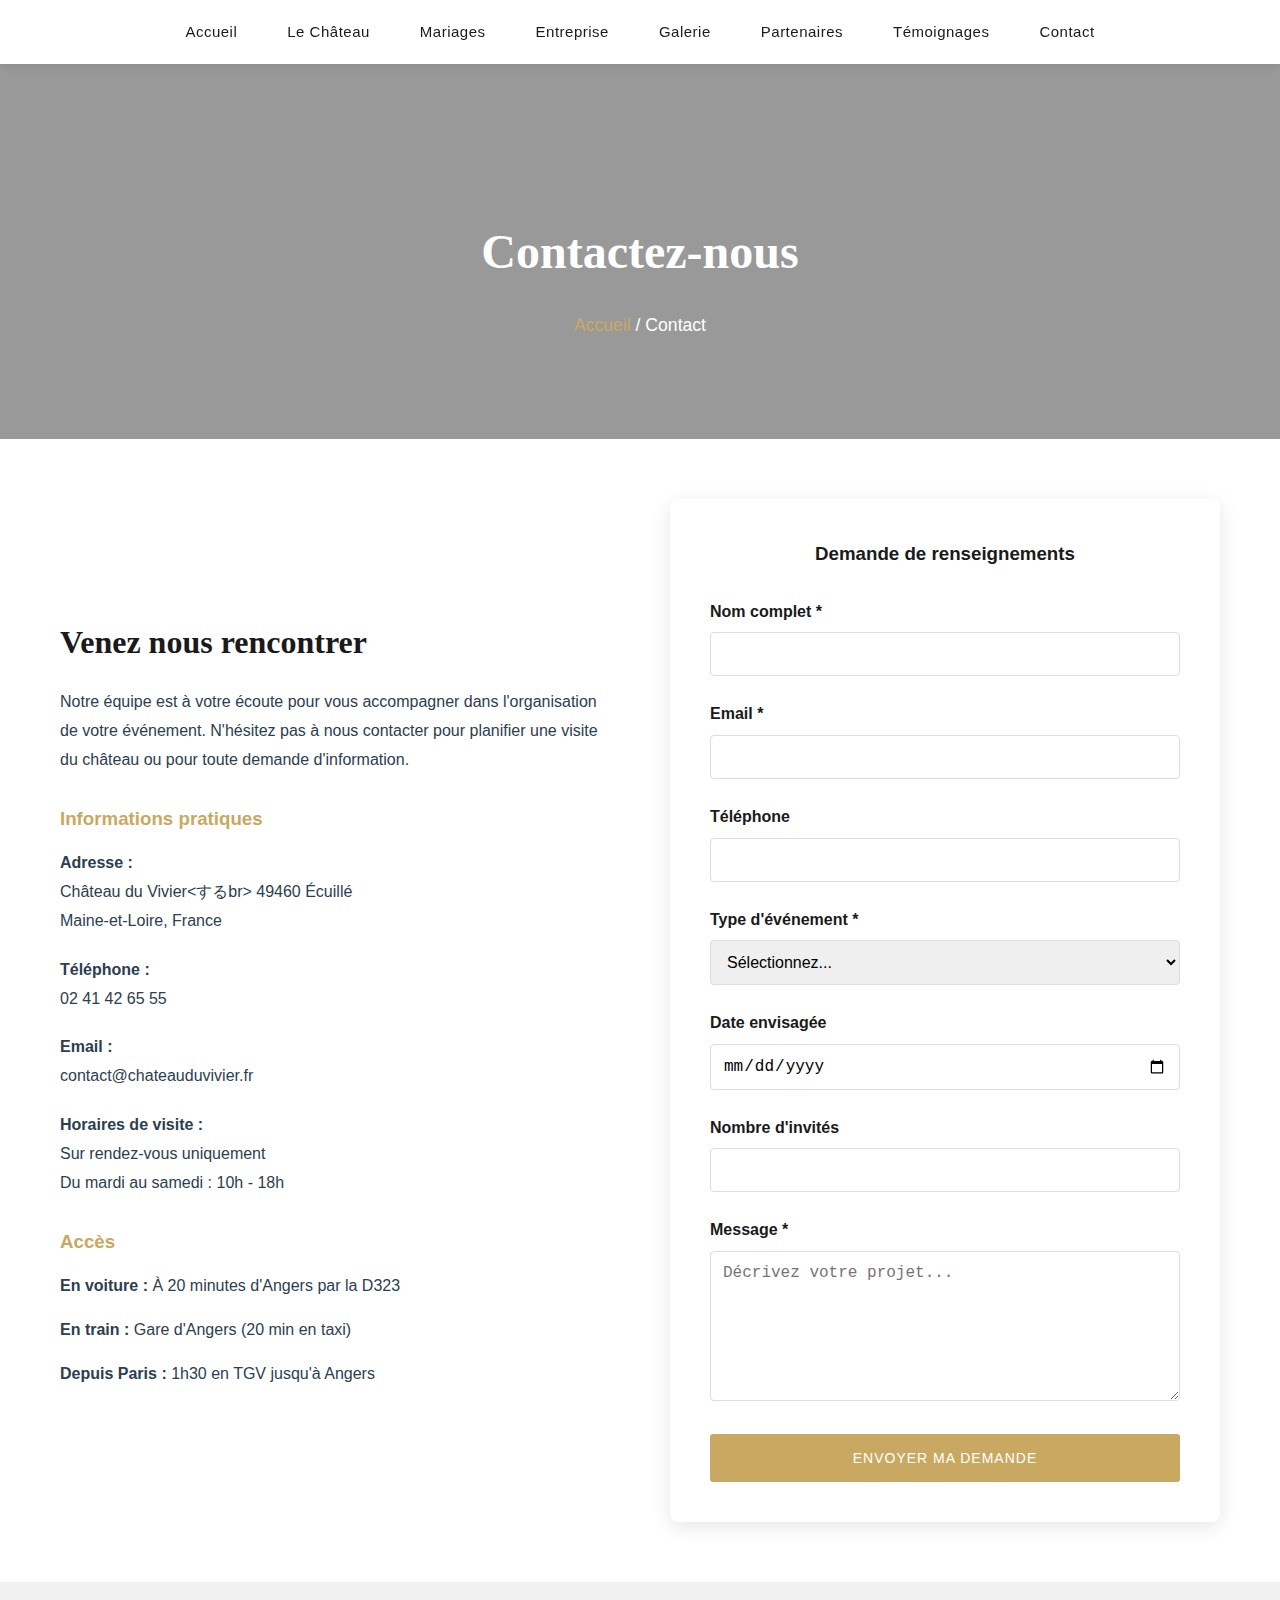
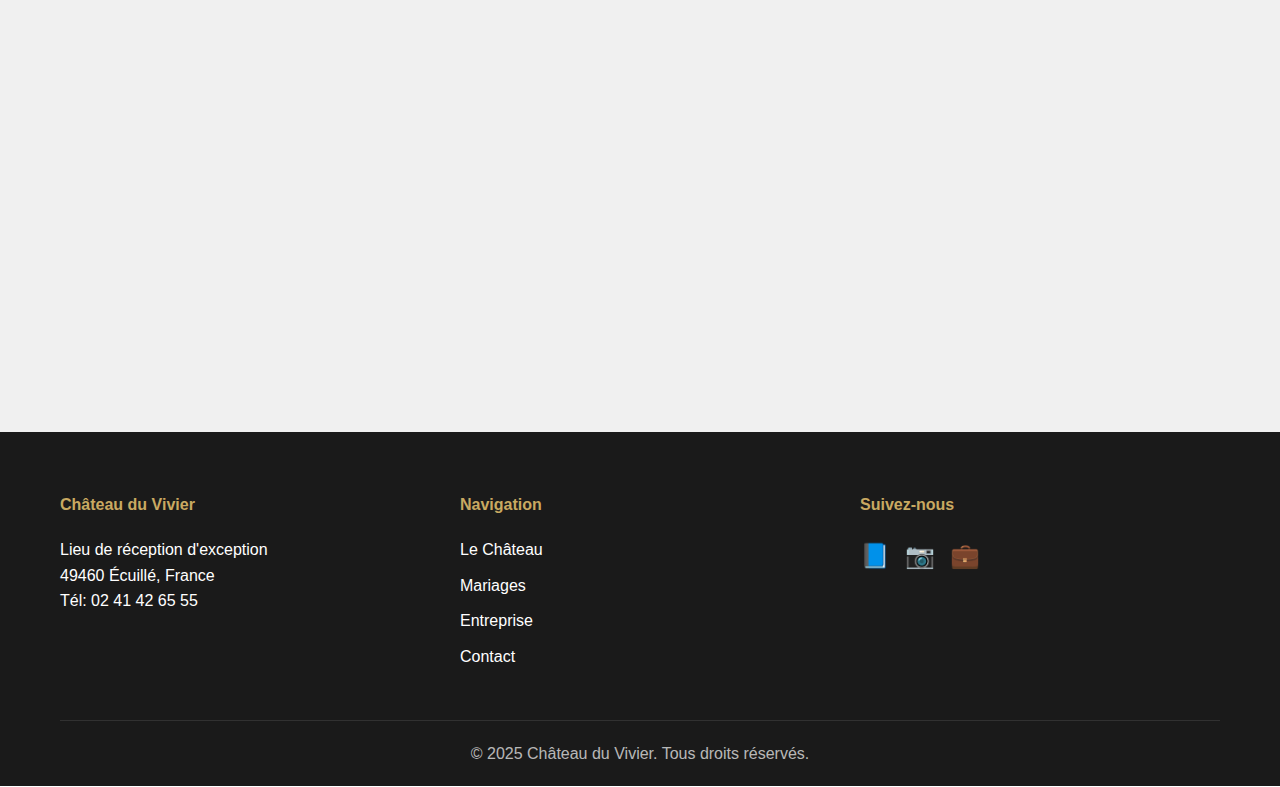
<file: chateau.htmlcontact.html>
<!DOCTYPE html>
<html lang="fr">
<head>
    <meta charset="UTF-8">
    <meta name="viewport" content="width=device-width, initial-scale=1.0">
    <title>Contact - Château du Vivier</title>
    <link rel="stylesheet" href="style.css">
</head>
<body>
    <nav id="main-nav"></nav>
    
    <header class="page-header">
        <div class="container">
            <h1>Contactez-nous</h1>
            <div class="breadcrumb">
                <a href="index.html">Accueil</a> / Contact
            </div>
        </div>
    </header>

    <section class="content-section">
        <div class="container">
            <div class="content-grid">
                <div class="content-text">
                    <h2>Venez nous rencontrer</h2>
                    <p>
                        Notre équipe est à votre écoute pour vous accompagner dans l'organisation 
                        de votre événement. N'hésitez pas à nous contacter pour planifier une visite 
                        du château ou pour toute demande d'information.
                    </p>
                    
                    <div style="margin: 30px 0;">
                        <h3 style="color: var(--color-primary); margin-bottom: 15px;">Informations pratiques</h3>
                        <p><strong>Adresse :</strong><br>
                        Château du Vivier<するbr>
                        49460 Écuillé<br>
                        Maine-et-Loire, France</p>
                        
                        <p style="margin-top: 20px;"><strong>Téléphone :</strong><br>
                        02 41 42 65 55</p>
                        
                        <p style="margin-top: 20px;"><strong>Email :</strong><br>
                        contact@chateauduvivier.fr</p>
                        
                        <p style="margin-top: 20px;"><strong>Horaires de visite :</strong><br>
                        Sur rendez-vous uniquement<br>
                        Du mardi au samedi : 10h - 18h</p>
                    </div>

                    <h3 style="color: var(--color-primary); margin-top: 30px; margin-bottom: 15px;">Accès</h3>
                    <p><strong>En voiture :</strong> À 20 minutes d'Angers par la D323</p>
                    <p><strong>En train :</strong> Gare d'Angers (20 min en taxi)</p>
                    <p><strong>Depuis Paris :</strong> 1h30 en TGV jusqu'à Angers</p>
                </div>
                <div class="content-image">
                    <form class="contact-form" id="contactForm">
                        <h3 style="text-align: center; margin-bottom: 30px; color: var(--color-dark);">Demande de renseignements</h3>
                        
                        <div class="form-group">
                            <label for="name">Nom complet *</label>
                            <input type="text" id="name" name="name" required>
                        </div>
                        
                        <div class="form-group">
                            <label for="email">Email *</label>
                            <input type="email" id="email" name="email" required>
                        </div>
                        
                        <div class="form-group">
                            <label for="phone">Téléphone</label>
                            <input type="tel" id="phone" name="phone">
                        </div>
                        
                        <div class="form-group">
                            <label for="event-type">Type d'événement *</label>
                            <select id="event-type" name="event-type" required>
                                <option value="">Sélectionnez...</option>
                                <option value="mariage">Mariage</option>
                                <option value="entreprise">Événement d'entreprise</option>
                                <option value="reception">Réception privée</option>
                                <option value="autre">Autre</option>
                            </select>
                        </div>
                        
                        <div class="form-group">
                            <label for="date">Date envisagée</label>
                            <input type="date" id="date" name="date">
                        </div>
                        
                        <div class="form-group">
                            <label for="guests">Nombre d'invités</label>
                            <input type="number" id="guests" name="guests" min="1" max="300">
                        </div>
                        
                        <div class="form-group">
                            <label for="message">Message *</label>
                            <textarea id="message" name="message" required placeholder="Décrivez votre projet..."></textarea>
                        </div>
                        
                        <button type="submit" class="btn btn-primary" style="width: 100%;">Envoyer ma demande</button>
                    </form>
                </div>
            </div>
        </div>
    </section>

    <section style="padding: 0;">
        <div style="width: 100%; height: 450px; background: #f0f0f0; position: relative;">
            <iframe 
                src="https://www.google.com/maps/embed?pb=!1m18!1m12!1m3!1d2695.8367194571!2d-0.6836!3d47.5889!2m3!1f0!2f0!3f0!3m2!1i1024!2i768!4f13.1!3m3!1m2!1s0x48087e6f7d5a1a1f%3A0x1234567890abcdef!2sCh%C3%A2teau%20du%20Vivier!5e0!3m2!1sfr!2sfr!4v1234567890"
                width="100%" 
                height="450" 
                style="border:0;" 
                allowfullscreen="" 
                loading="lazy" 
                referrerpolicy="no-referrer-when-downgrade">
            </iframe>
        </div>
    </section>

    <footer>
        <div class="container">
            <div class="footer-content">
                <div class="footer-section">
                    <h4>Château du Vivier</h4>
                    <p>Lieu de réception d'exception<br>
                    49460 Écuillé, France<br>
                    Tél: 02 41 42 65 55</p>
                </div>
                <div class="footer-section">
                    <h4>Navigation</h4>
                    <ul>
                        <li><a href="chateau.html">Le Château</a></li>
                        <li><a href="mariages.html">Mariages</a></li>
                        <li><a href="entreprise.html">Entreprise</a></li>
                        <li><a href="contact.html">Contact</a></li>
                    </ul>
                </div>
                <div class="footer-section">
                    <h4>Suivez-nous</h4>
                    <div class="social-links">
                        <a href="#" aria-label="Facebook">📘</a>
                        <a href="#" aria-label="Instagram">📷</a>
                        <a href="#" aria-label="LinkedIn">💼</a>
                    </div>
                </div>
            </div>
            <div class="footer-bottom">
                <p>&copy; 2025 Château du Vivier. Tous droits réservés.</p>
            </div>
        </div>
    </footer>

    <script src="menu.js"></script>
</body>
</html>
</file>
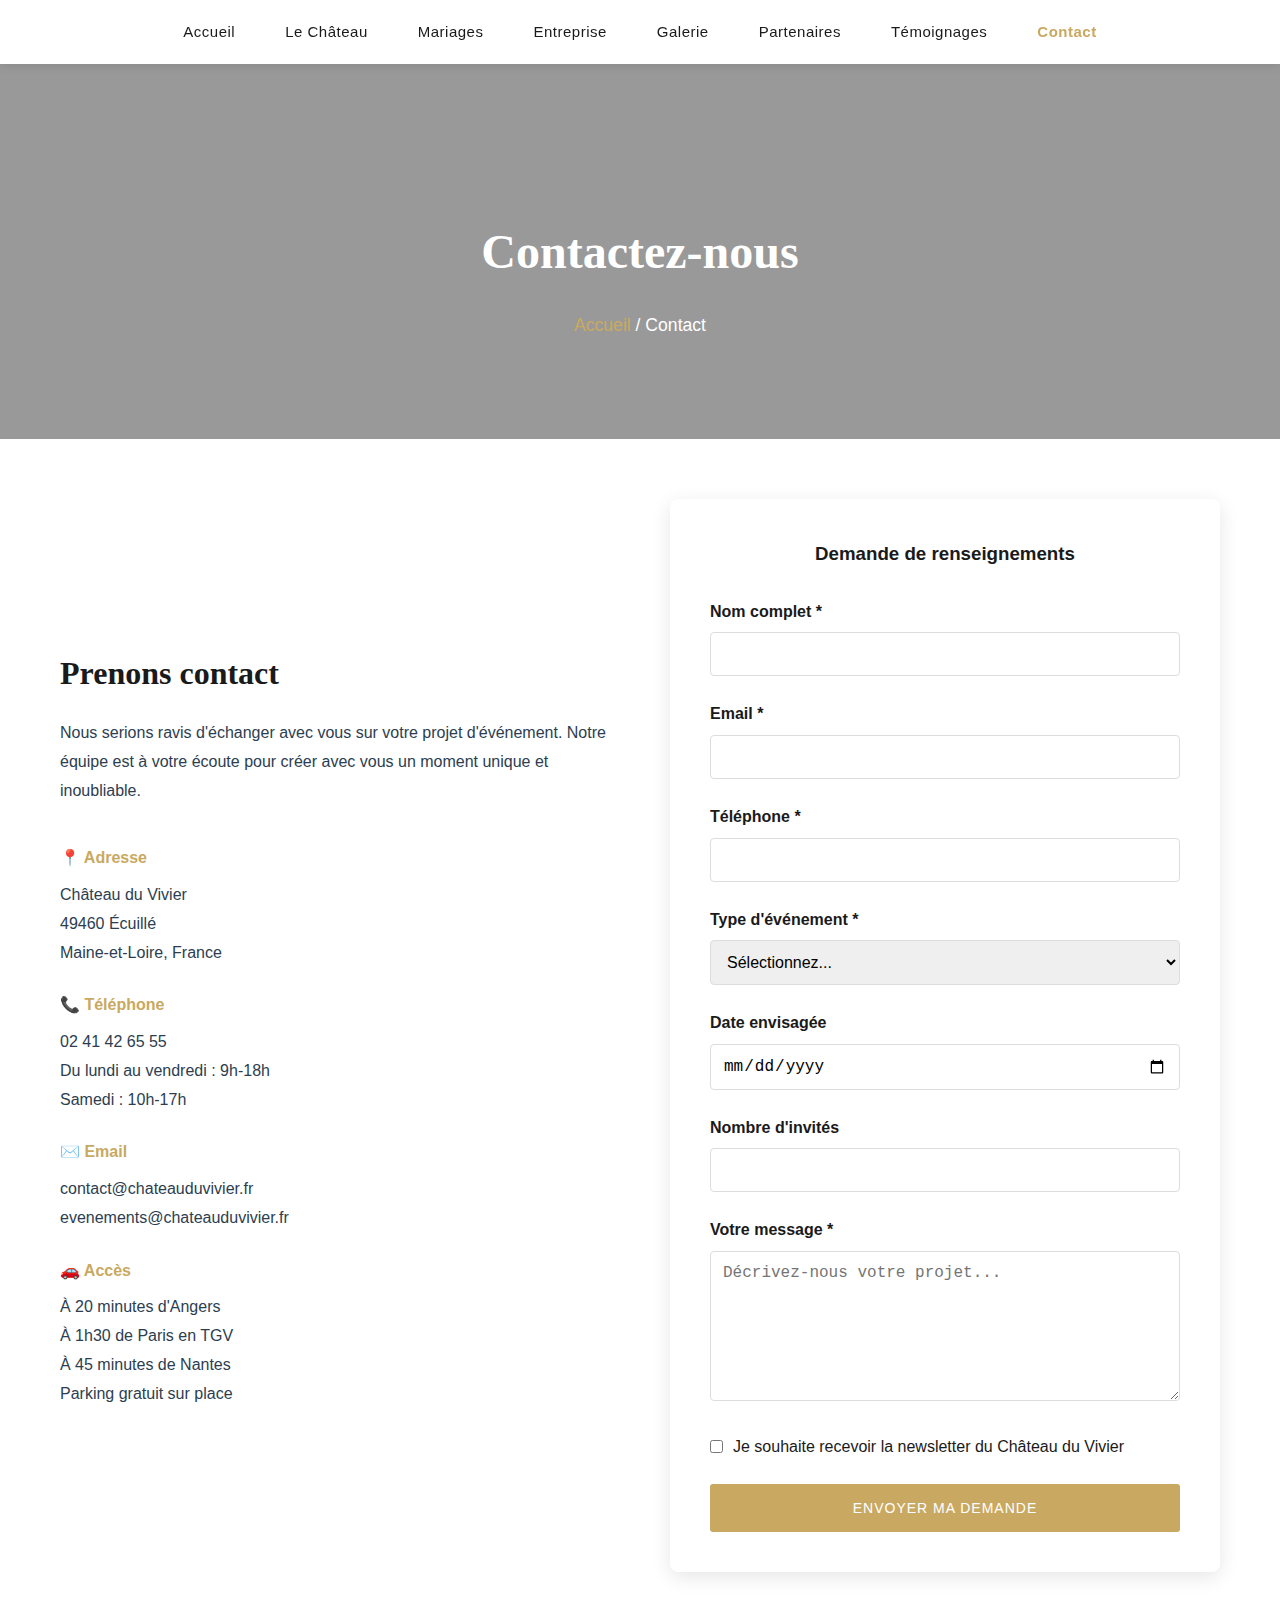
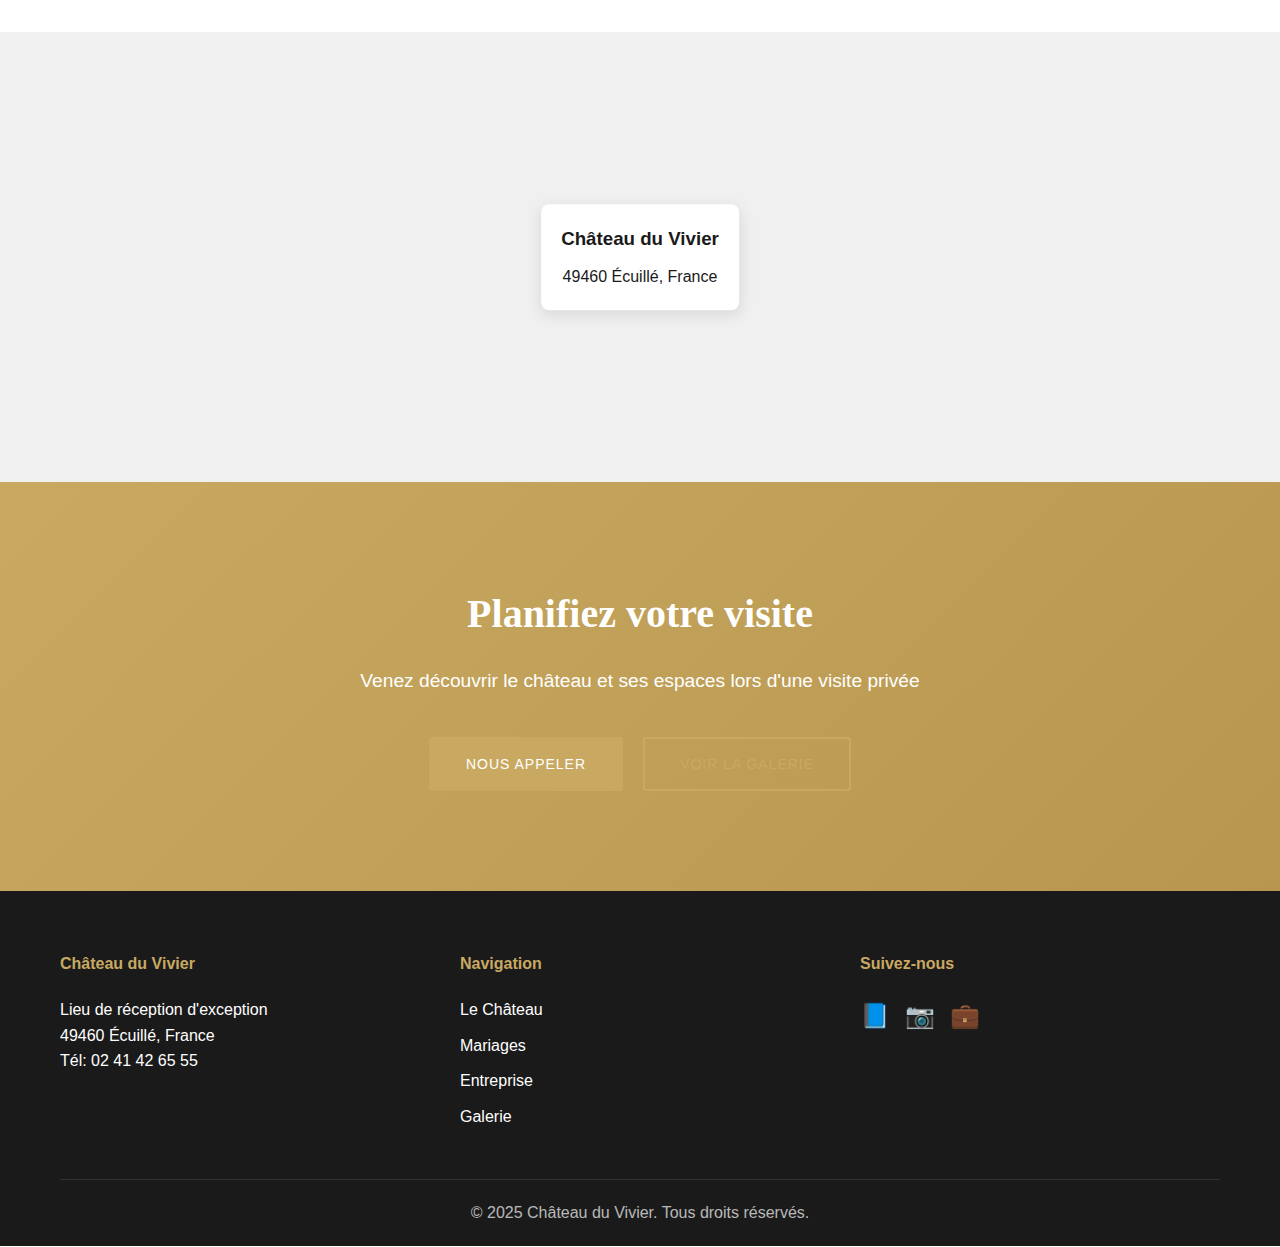
<file: contact.html>
<!DOCTYPE html>
<html lang="fr">
<head>
    <meta charset="UTF-8">
    <meta name="viewport" content="width=device-width, initial-scale=1.0">
    <title>Contact - Château du Vivier</title>
    <link rel="stylesheet" href="style.css">
</head>
<body>
    <nav id="main-nav"></nav>
    
    <header class="page-header">
        <h1>Contactez-nous</h1>
        <div class="breadcrumb">
            <a href="index.html">Accueil</a> / Contact
        </div>
    </header>

    <section class="content-section">
        <div class="container">
            <div class="content-grid">
                <div class="content-text">
                    <h2>Prenons contact</h2>
                    <p>
                        Nous serions ravis d'échanger avec vous sur votre projet d'événement. 
                        Notre équipe est à votre écoute pour créer avec vous un moment unique et inoubliable.
                    </p>
                    
                    <div class="contact-info" style="margin-top: 40px;">
                        <div style="margin-bottom: 25px;">
                            <h4 style="color: var(--color-primary); margin-bottom: 10px;">📍 Adresse</h4>
                            <p>Château du Vivier<br>
                            49460 Écuillé<br>
                            Maine-et-Loire, France</p>
                        </div>
                        
                        <div style="margin-bottom: 25px;">
                            <h4 style="color: var(--color-primary); margin-bottom: 10px;">📞 Téléphone</h4>
                            <p>02 41 42 65 55<br>
                            Du lundi au vendredi : 9h-18h<br>
                            Samedi : 10h-17h</p>
                        </div>
                        
                        <div style="margin-bottom: 25px;">
                            <h4 style="color: var(--color-primary); margin-bottom: 10px;">✉️ Email</h4>
                            <p>contact@chateauduvivier.fr<br>
                            evenements@chateauduvivier.fr</p>
                        </div>
                        
                        <div>
                            <h4 style="color: var(--color-primary); margin-bottom: 10px;">🚗 Accès</h4>
                            <p>À 20 minutes d'Angers<br>
                            À 1h30 de Paris en TGV<br>
                            À 45 minutes de Nantes<br>
                            Parking gratuit sur place</p>
                        </div>
                    </div>
                </div>
                
                <div>
                    <form id="contactForm" class="contact-form">
                        <h3 style="margin-bottom: 30px; text-align: center;">Demande de renseignements</h3>
                        
                        <div class="form-group">
                            <label for="name">Nom complet *</label>
                            <input type="text" id="name" name="name" required>
                        </div>
                        
                        <div class="form-group">
                            <label for="email">Email *</label>
                            <input type="email" id="email" name="email" required>
                        </div>
                        
                        <div class="form-group">
                            <label for="phone">Téléphone *</label>
                            <input type="tel" id="phone" name="phone" required>
                        </div>
                        
                        <div class="form-group">
                            <label for="event-type">Type d'événement *</label>
                            <select id="event-type" name="event-type" required>
                                <option value="">Sélectionnez...</option>
                                <option value="mariage">Mariage</option>
                                <option value="seminaire">Séminaire d'entreprise</option>
                                <option value="team-building">Team Building</option>
                                <option value="gala">Soirée de Gala</option>
                                <option value="lancement">Lancement de produit</option>
                                <option value="anniversaire">Anniversaire</option>
                                <option value="autre">Autre événement privé</option>
                            </select>
                        </div>
                        
                        <div class="form-group">
                            <label for="date">Date envisagée</label>
                            <input type="date" id="date" name="date">
                        </div>
                        
                        <div class="form-group">
                            <label for="guests">Nombre d'invités</label>
                            <input type="number" id="guests" name="guests" min="1" max="300">
                        </div>
                        
                        <div class="form-group">
                            <label for="message">Votre message *</label>
                            <textarea id="message" name="message" required 
                                      placeholder="Décrivez-nous votre projet..."></textarea>
                        </div>
                        
                        <div class="form-group">
                            <label style="display: flex; align-items: center; font-weight: normal;">
                                <input type="checkbox" name="newsletter" style="width: auto; margin-right: 10px;">
                                Je souhaite recevoir la newsletter du Château du Vivier
                            </label>
                        </div>
                        
                        <button type="submit" class="btn btn-primary" style="width: 100%;">
                            Envoyer ma demande
                        </button>
                    </form>
                </div>
            </div>
        </div>
    </section>

    <section style="padding: 0;">
        <div style="width: 100%; height: 450px; background: #f0f0f0; position: relative;">
            <iframe 
                src="https://www.google.com/maps/embed?pb=!1m18!1m12!1m3!1d2697.5898745739!2d-0.6808!3d47.6314!2m3!1f0!2f0!3f0!3m2!1i1024!2i768!4f13.1!3m3!1m2!1s0x4808a1234567890%3A0xabcdef1234567890!2sCh%C3%A2teau%20du%20Vivier!5e0!3m2!1sfr!2sfr!4v1234567890"
                width="100%" 
                height="450" 
                style="border:0;" 
                allowfullscreen="" 
                loading="lazy"
                referrerpolicy="no-referrer-when-downgrade">
            </iframe>
            <div style="position: absolute; top: 50%; left: 50%; transform: translate(-50%, -50%); background: white; padding: 20px; border-radius: 8px; box-shadow: 0 4px 15px rgba(0,0,0,0.1); text-align: center;">
                <h3 style="margin-bottom: 10px;">Château du Vivier</h3>
                <p>49460 Écuillé, France</p>
            </div>
        </div>
    </section>

    <section class="cta-section">
        <div class="container">
            <h2>Planifiez votre visite</h2>
            <p>Venez découvrir le château et ses espaces lors d'une visite privée</p>
            <div class="cta-buttons">
                <a href="tel:0241426555" class="btn btn-primary">Nous appeler</a>
                <a href="galerie.html" class="btn btn-secondary">Voir la galerie</a>
            </div>
        </div>
    </section>

    <footer>
        <div class="container">
            <div class="footer-content">
                <div class="footer-section">
                    <h4>Château du Vivier</h4>
                    <p>Lieu de réception d'exception<br>
                    49460 Écuillé, France<br>
                    Tél: 02 41 42 65 55</p>
                </div>
                <div class="footer-section">
                    <h4>Navigation</h4>
                    <ul>
                        <li><a href="chateau.html">Le Château</a></li>
                        <li><a href="mariages.html">Mariages</a></li>
                        <li><a href="entreprise.html">Entreprise</a></li>
                        <li><a href="galerie.html">Galerie</a></li>
                    </ul>
                </div>
                <div class="footer-section">
                    <h4>Suivez-nous</h4>
                    <div class="social-links">
                        <a href="#" aria-label="Facebook">📘</a>
                        <a href="#" aria-label="Instagram">📷</a>
                        <a href="#" aria-label="LinkedIn">💼</a>
                    </div>
                </div>
            </div>
            <div class="footer-bottom">
                <p>&copy; 2025 Château du Vivier. Tous droits réservés.</p>
            </div>
        </div>
    </footer>

    <script src="menu.js"></script>
    <script>
        document.addEventListener('DOMContentLoaded', function() {
            initContactForm();
        });
    </script>
</body>
</html>
</file>
<file: style.css>
/* Reset et Base */
* {
    margin: 0;
    padding: 0;
    box-sizing: border-box;
}

:root {
    --color-primary: #c9a961;
    --color-secondary: #2c3e50;
    --color-dark: #1a1a1a;
    --color-light: #f8f8f8;
    --color-white: #ffffff;
    --font-primary: 'Georgia', serif;
    --font-secondary: 'Arial', sans-serif;
    --transition: all 0.3s ease;
}

body {
    font-family: var(--font-secondary);
    line-height: 1.6;
    color: var(--color-dark);
    background-color: var(--color-white);
}

.container {
    max-width: 1200px;
    margin: 0 auto;
    padding: 0 20px;
}

/* Navigation */
#main-nav {
    background: var(--color-white);
    box-shadow: 0 2px 10px rgba(0,0,0,0.1);
    position: sticky;
    top: 0;
    z-index: 1000;
}

.nav-container {
    max-width: 1200px;
    margin: 0 auto;
    padding: 0 20px;
}

.nav-menu {
    display: flex;
    justify-content: center;
    list-style: none;
    padding: 0;
    margin: 0;
}

.nav-item {
    position: relative;
}

.nav-link {
    display: block;
    padding: 20px 25px;
    color: var(--color-dark);
    text-decoration: none;
    font-weight: 500;
    transition: var(--transition);
    font-size: 15px;
    letter-spacing: 0.5px;
}

.nav-link:hover {
    color: var(--color-primary);
    background-color: rgba(201, 169, 97, 0.05);
}

/* Sous-menu */
.dropdown {
    position: absolute;
    top: 100%;
    left: 0;
    background: var(--color-white);
    min-width: 220px;
    box-shadow: 0 4px 20px rgba(0,0,0,0.15);
    opacity: 0;
    visibility: hidden;
    transform: translateY(-10px);
    transition: var(--transition);
}

.nav-item:hover .dropdown {
    opacity: 1;
    visibility: visible;
    transform: translateY(0);
}

.dropdown-link {
    display: block;
    padding: 12px 20px;
    color: var(--color-dark);
    text-decoration: none;
    transition: var(--transition);
    font-size: 14px;
    border-bottom: 1px solid rgba(0,0,0,0.05);
}

.dropdown-link:hover {
    background: rgba(201, 169, 97, 0.1);
    color: var(--color-primary);
    padding-left: 25px;
}

/* Hero Section */
.hero {
    position: relative;
    height: 100vh;
    min-height: 600px;
    overflow: hidden;
}

.hero-image {
    position: relative;
    width: 100%;
    height: 100%;
}

.hero-image img {
    width: 100%;
    height: 100%;
    object-fit: cover;
}

.hero-overlay {
    position: absolute;
    top: 50%;
    left: 50%;
    transform: translate(-50%, -50%);
    text-align: center;
    color: var(--color-white);
    z-index: 1;
}

.hero-title {
    font-family: var(--font-primary);
    font-size: 3.5rem;
    margin-bottom: 20px;
    text-shadow: 2px 2px 4px rgba(0,0,0,0.5);
    animation: fadeInUp 1s ease;
}

.hero-subtitle {
    font-size: 1.3rem;
    margin-bottom: 30px;
    text-shadow: 1px 1px 2px rgba(0,0,0,0.5);
    animation: fadeInUp 1s ease 0.2s backwards;
}

/* Buttons */
.btn {
    display: inline-block;
    padding: 14px 35px;
    text-decoration: none;
    border-radius: 3px;
    transition: var(--transition);
    font-weight: 500;
    text-transform: uppercase;
    letter-spacing: 1px;
    font-size: 14px;
}

.btn-primary {
    background: var(--color-primary);
    color: var(--color-white);
    border: 2px solid var(--color-primary);
}

.btn-primary:hover {
    background: transparent;
    color: var(--color-primary);
    transform: translateY(-2px);
}

.btn-secondary {
    background: transparent;
    color: var(--color-primary);
    border: 2px solid var(--color-primary);
}

.btn-secondary:hover {
    background: var(--color-primary);
    color: var(--color-white);
}

.btn-link {
    color: var(--color-primary);
    text-decoration: none;
    font-weight: 500;
    transition: var(--transition);
}

.btn-link:hover {
    transform: translateX(5px);
}

/* Award Section */
.award-section {
    padding: 40px 0;
    background: linear-gradient(135deg, #f8f8f8 0%, #ffffff 100%);
}

.award-badge {
    text-align: center;
    animation: pulse 2s infinite;
}

.award-icon {
    width: 150px;
    height: auto;
}

.award-text {
    margin-top: 10px;
    font-size: 1.1rem;
    color: var(--color-primary);
    font-weight: 600;
}

/* Sections */
section {
    padding: 80px 0;
}

.section-title {
    font-family: var(--font-primary);
    font-size: 2.5rem;
    text-align: center;
    margin-bottom: 50px;
    color: var(--color-dark);
    position: relative;
}

.section-title:after {
    content: '';
    position: absolute;
    bottom: -15px;
    left: 50%;
    transform: translateX(-50%);
    width: 60px;
    height: 3px;
    background: var(--color-primary);
}

/* Intro Section */
.intro-section {
    background: var(--color-light);
}

.intro-text {
    font-size: 1.1rem;
    text-align: center;
    max-width: 800px;
    margin: 0 auto;
    line-height: 1.8;
    color: var(--color-secondary);
}

/* Services Grid */
.services-grid {
    display: grid;
    grid-template-columns: repeat(auto-fit, minmax(300px, 1fr));
    gap: 40px;
}

.service-card {
    background: var(--color-white);
    border-radius: 8px;
    overflow: hidden;
    box-shadow: 0 5px 20px rgba(0,0,0,0.1);
    transition: var(--transition);
}

.service-card:hover {
    transform: translateY(-10px);
    box-shadow: 0 10px 40px rgba(0,0,0,0.15);
}

.service-card img {
    width: 100%;
    height: 200px;
    object-fit: cover;
}

.service-card h3 {
    padding: 20px 20px 10px;
    font-family: var(--font-primary);
    font-size: 1.5rem;
    color: var(--color-dark);
}

.service-card p {
    padding: 0 20px 15px;
    color: var(--color-secondary);
}

.service-card .btn-link {
    display: inline-block;
    padding: 0 20px 20px;
}

/* Features Grid */
.features-section {
    background: var(--color-light);
}

.features-grid {
    display: grid;
    grid-template-columns: repeat(auto-fit, minmax(250px, 1fr));
    gap: 40px;
}

.feature {
    text-align: center;
    padding: 20px;
}

.feature-icon {
    font-size: 3rem;
    margin-bottom: 20px;
}

.feature h4 {
    font-size: 1.2rem;
    margin-bottom: 10px;
    color: var(--color-dark);
}

.feature p {
    color: var(--color-secondary);
}

/* Testimonials */
.testimonials-grid {
    display: grid;
    grid-template-columns: repeat(auto-fit, minmax(300px, 1fr));
    gap: 40px;
}

.testimonial {
    background: var(--color-white);
    padding: 30px;
    border-radius: 8px;
    box-shadow: 0 3px 15px rgba(0,0,0,0.08);
    text-align: center;
}

.testimonial-text {
    font-style: italic;
    font-size: 1.1rem;
    line-height: 1.6;
    margin-bottom: 20px;
    color: var(--color-secondary);
}

.testimonial-author {
    font-weight: 600;
    color: var(--color-primary);
    margin-bottom: 10px;
}

.stars {
    color: var(--color-primary);
    font-size: 1.2rem;
}

/* CTA Section */
.cta-section {
    background: linear-gradient(135deg, var(--color-primary), #b8964f);
    color: var(--color-white);
    text-align: center;
    padding: 100px 0;
}

.cta-section h2 {
    font-family: var(--font-primary);
    font-size: 2.5rem;
    margin-bottom: 20px;
}

.cta-section p {
    font-size: 1.2rem;
    margin-bottom: 40px;
}

.cta-buttons {
    display: flex;
    justify-content: center;
    gap: 20px;
    flex-wrap: wrap;
}

/* Gallery Page */
.gallery-grid {
    display: grid;
    grid-template-columns: repeat(auto-fill, minmax(300px, 1fr));
    gap: 20px;
    padding: 40px 0;
}

.gallery-item {
    position: relative;
    overflow: hidden;
    border-radius: 8px;
    cursor: pointer;
    box-shadow: 0 4px 15px rgba(0,0,0,0.1);
    transition: var(--transition);
}

.gallery-item:hover {
    transform: scale(1.05);
    box-shadow: 0 8px 30px rgba(0,0,0,0.2);
}

.gallery-item img {
    width: 100%;
    height: 250px;
    object-fit: cover;
    transition: var(--transition);
}

.gallery-item:hover img {
    transform: scale(1.1);
}

/* Modal for Gallery */
.modal {
    display: none;
    position: fixed;
    z-index: 2000;
    left: 0;
    top: 0;
    width: 100%;
    height: 100%;
    background-color: rgba(0,0,0,0.9);
    animation: fadeIn 0.3s ease;
}

.modal-content {
    display: block;
    max-width: 90%;
    max-height: 90vh;
    margin: auto;
    position: absolute;
    top: 50%;
    left: 50%;
    transform: translate(-50%, -50%);
}

.close {
    position: absolute;
    top: 20px;
    right: 35px;
    color: var(--color-white);
    font-size: 40px;
    font-weight: bold;
    cursor: pointer;
    transition: var(--transition);
}

.close:hover {
    color: var(--color-primary);
}

/* Page Headers */
.page-header {
    background: linear-gradient(rgba(0,0,0,0.4), rgba(0,0,0,0.4)), url('https://images.unsplash.com/photo-1519167758481-83f550bb49b3?w=1920') center/cover;
    padding: 150px 0 100px;
    text-align: center;
    color: var(--color-white);
}

.page-header h1 {
    font-family: var(--font-primary);
    font-size: 3rem;
    margin-bottom: 20px;
    animation: fadeInUp 1s ease;
}

.breadcrumb {
    font-size: 1.1rem;
    animation: fadeInUp 1s ease 0.2s backwards;
}

.breadcrumb a {
    color: var(--color-primary);
    text-decoration: none;
}

/* Content Sections */
.content-section {
    padding: 60px 0;
}

.content-grid {
    display: grid;
    grid-template-columns: 1fr 1fr;
    gap: 60px;
    align-items: center;
}

.content-text h2 {
    font-family: var(--font-primary);
    font-size: 2rem;
    margin-bottom: 20px;
    color: var(--color-dark);
}

.content-text p {
    line-height: 1.8;
    color: var(--color-secondary);
    margin-bottom: 15px;
}

.content-image img {
    width: 100%;
    border-radius: 8px;
    box-shadow: 0 10px 30px rgba(0,0,0,0.1);
}

/* Forms */
.contact-form {
    max-width: 700px;
    margin: 0 auto;
    background: var(--color-white);
    padding: 40px;
    border-radius: 8px;
    box-shadow: 0 5px 20px rgba(0,0,0,0.1);
}

.form-group {
    margin-bottom: 25px;
}

.form-group label {
    display: block;
    margin-bottom: 8px;
    font-weight: 600;
    color: var(--color-dark);
}

.form-group input,
.form-group textarea,
.form-group select {
    width: 100%;
    padding: 12px;
    border: 1px solid #ddd;
    border-radius: 4px;
    font-size: 16px;
    transition: var(--transition);
}

.form-group input:focus,
.form-group textarea:focus,
.form-group select:focus {
    outline: none;
    border-color: var(--color-primary);
    box-shadow: 0 0 0 3px rgba(201, 169, 97, 0.1);
}

.form-group textarea {
    resize: vertical;
    min-height: 150px;
}

/* Footer */
footer {
    background: var(--color-dark);
    color: var(--color-white);
    padding: 60px 0 20px;
}

.footer-content {
    display: grid;
    grid-template-columns: repeat(auto-fit, minmax(250px, 1fr));
    gap: 40px;
    margin-bottom: 40px;
}

.footer-section h4 {
    margin-bottom: 20px;
    color: var(--color-primary);
}

.footer-section ul {
    list-style: none;
}

.footer-section ul li {
    margin-bottom: 10px;
}

.footer-section a {
    color: var(--color-white);
    text-decoration: none;
    transition: var(--transition);
}

.footer-section a:hover {
    color: var(--color-primary);
}

.social-links {
    display: flex;
    gap: 15px;
    font-size: 1.5rem;
}

.footer-bottom {
    text-align: center;
    padding-top: 20px;
    border-top: 1px solid rgba(255,255,255,0.1);
    color: rgba(255,255,255,0.7);
}

/* Animations */
@keyframes fadeInUp {
    from {
        opacity: 0;
        transform: translateY(30px);
    }
    to {
        opacity: 1;
        transform: translateY(0);
    }
}

@keyframes fadeIn {
    from { opacity: 0; }
    to { opacity: 1; }
}

@keyframes pulse {
    0%, 100% { transform: scale(1); }
    50% { transform: scale(1.05); }
}

/* Responsive */
@media (max-width: 768px) {
    .hero-title {
        font-size: 2rem;
    }
    
    .hero-subtitle {
        font-size: 1rem;
    }
    
    .nav-menu {
        flex-direction: column;
    }
    
    .dropdown {
        position: static;
        opacity: 1;
        visibility: visible;
        transform: none;
        box-shadow: none;
        display: none;
    }
    
    .nav-item:hover .dropdown {
        display: block;
    }
    
    .content-grid {
        grid-template-columns: 1fr;
        gap: 30px;
    }
    
    .services-grid,
    .features-grid,
    .testimonials-grid {
        grid-template-columns: 1fr;
    }
    
    .cta-buttons {
        flex-direction: column;
        align-items: center;
    }
}
</file>
